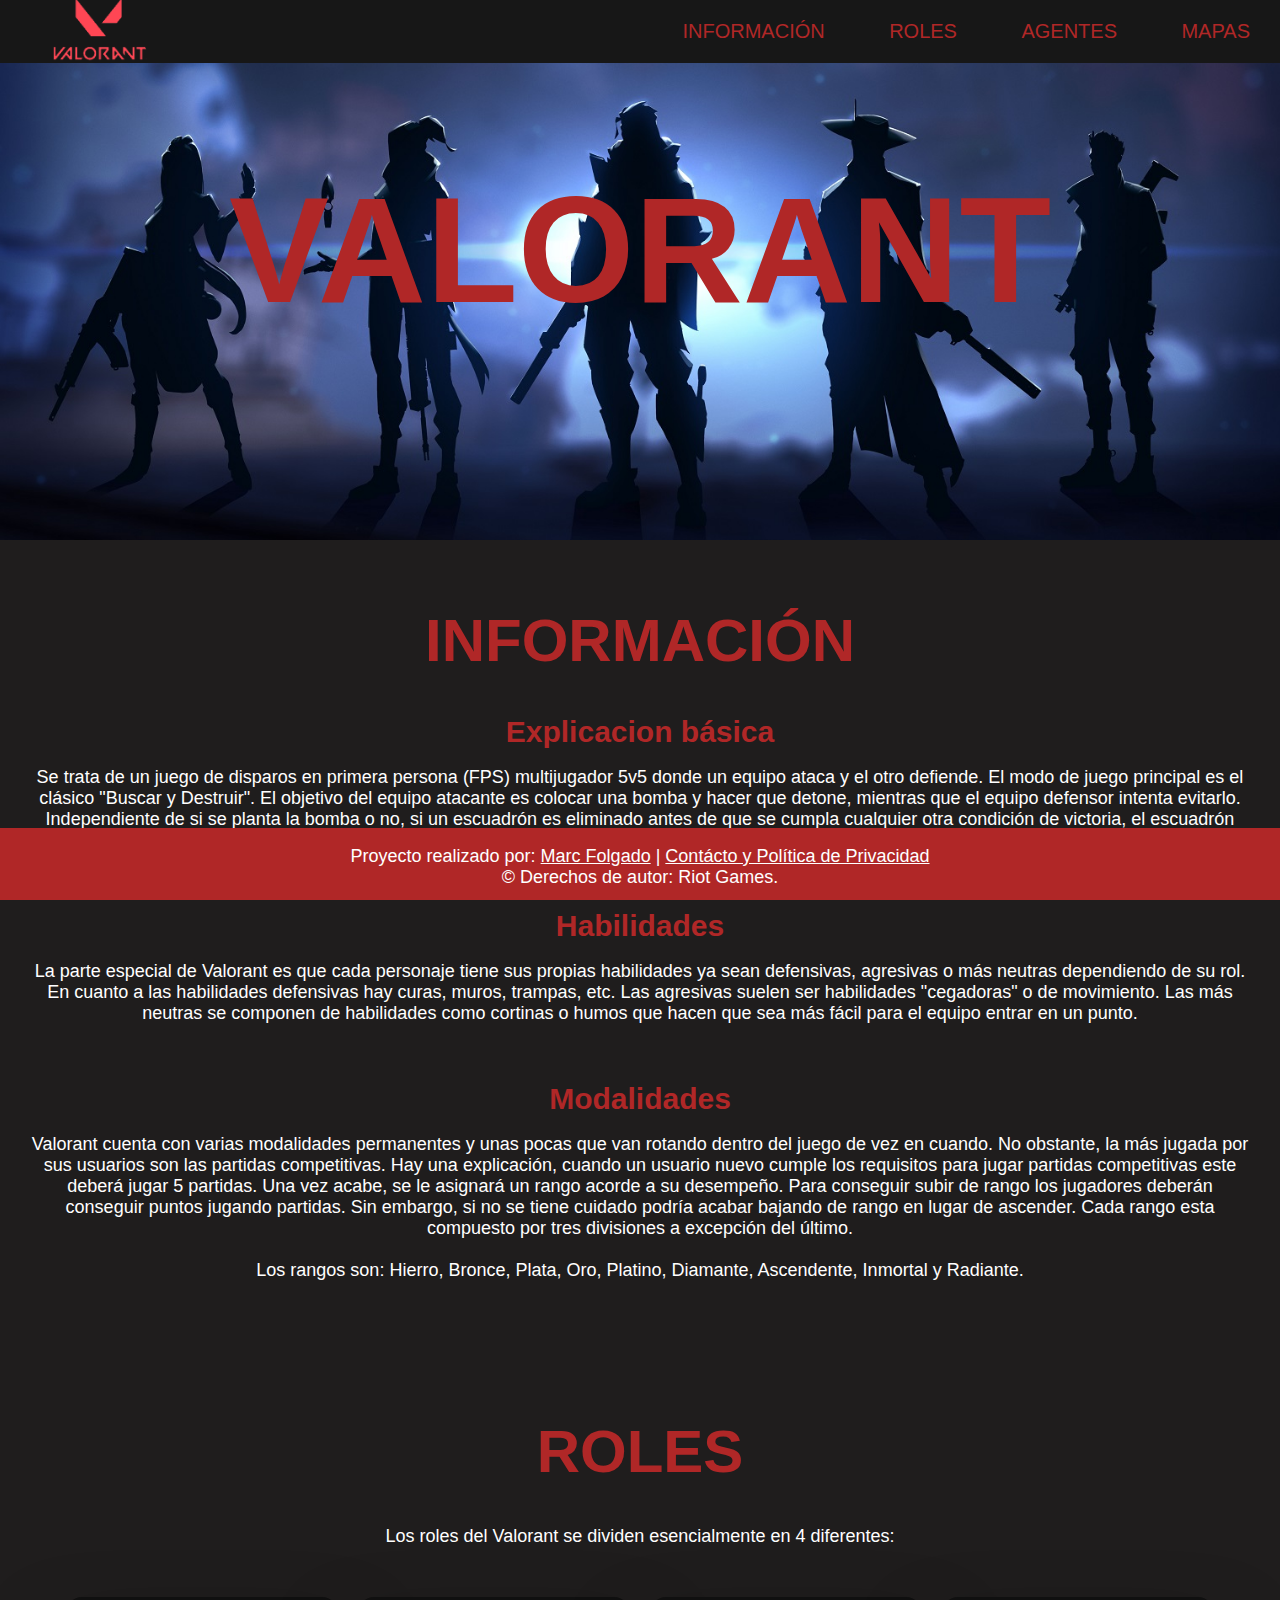
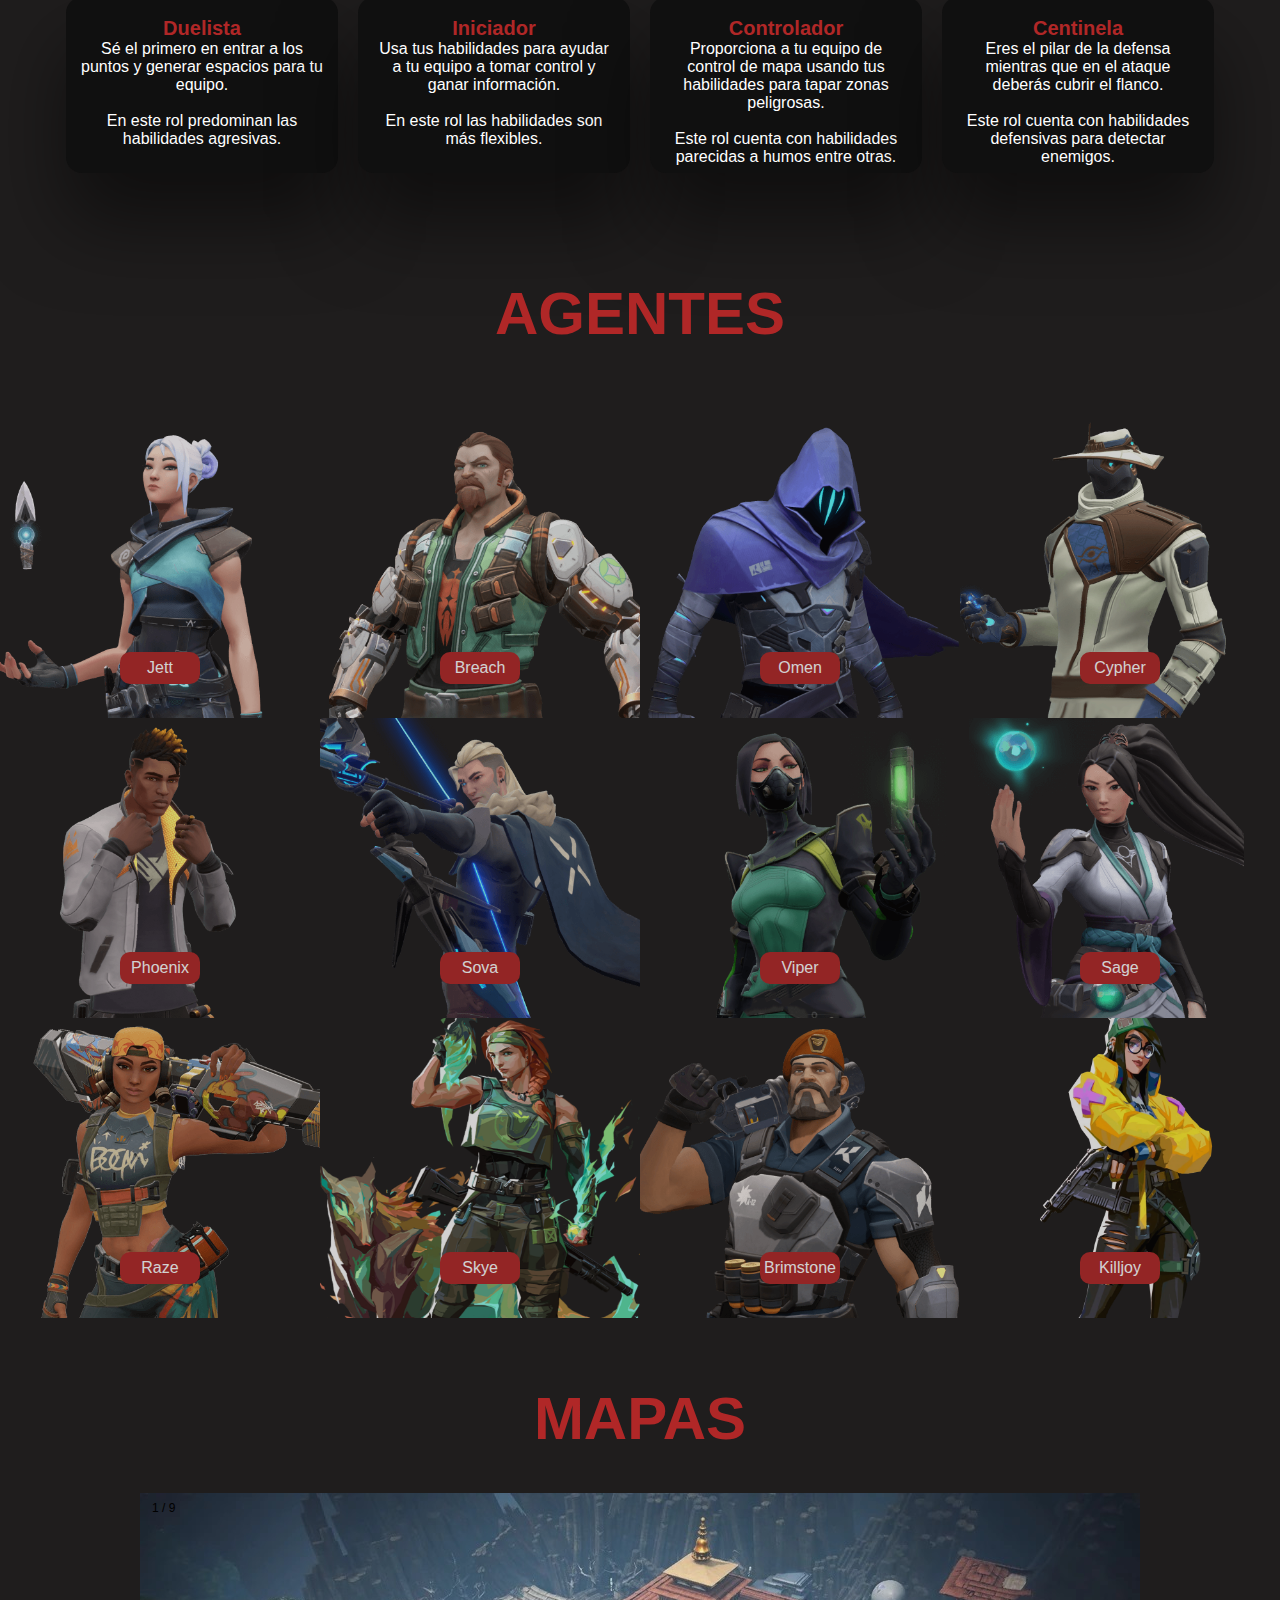
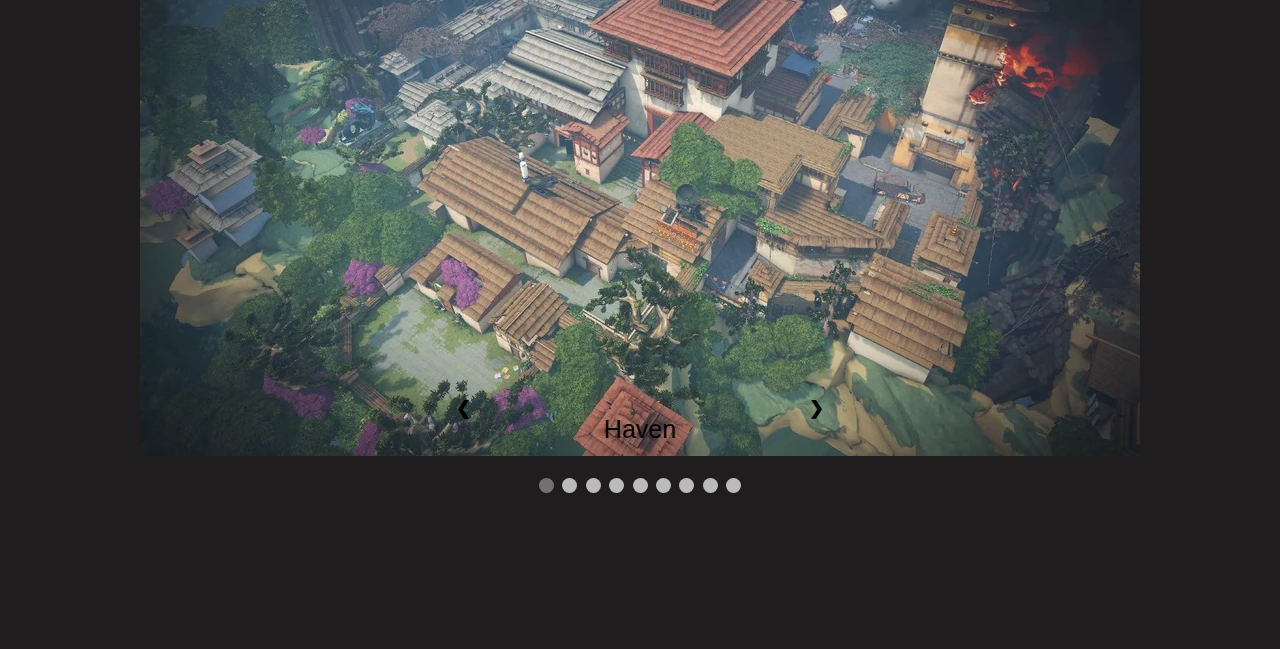
<file: index.html>
<!DOCTYPE html>
<html>
<head>
<title>VALORANT</title>

<meta name="owner" content="Marc"/>
<meta name="description" content="Valorant"/>
<meta name="viewport" content="width=device-width, initial-scale=1.0"/>
<meta charset="UTF-8"/>
<link rel="stylesheet" href="recursos/style.css">
<link rel="icon" type="image/x-icon" href="recursos/imagenes/V.ico">
  </head>
  <body>

    <a name="inicio"></a>
    <div class="head">
        <div class="logo">
            <a href="#inicio"><img src="recursos/imagenes/Vvalo2.png" alt="logo" width="auto" height="65px"></a>
        </div>
        <nav class="navbar">
          <div class="nav_items" id="_items">
            <a href="#info">Información</a>
            <a href="#roles">Roles</a>
            <a href="#agentes">Agentes</a>            
            <a href="#mapas">Mapas</a>
          </div>
            <div class="nav_toggle" id="_toggle">
                <span></span>
                <span></span>
                <span></span>
            </div>
        </nav>
        <script>
          _toggle.onclick = () =>{
            _items.classList.toggle("open");
          }
          
        </script>
    </div>

        <header class="content header">
         <h2 class="titlevalorant">Valorant</h2>     
        </header>

        <a name="info"></a>
        <section class="estandar">
          <br><br>
          <h2 class="title">Información</h2>
            <h1>Explicacion básica</h1><br>
                <p>
                  Se trata de un juego de disparos en primera persona (FPS) multijugador 5v5 donde un equipo ataca y el otro defiende. 
                  El modo de juego principal es el clásico "Buscar y Destruir". 
                  El objetivo del equipo atacante es colocar una bomba y hacer que detone, 
                  mientras que el equipo defensor intenta evitarlo. 
                  Independiente de si se planta la bomba o no, 
                  si un escuadrón es eliminado antes de que se cumpla cualquier otra condición de victoria, 
                  el escuadrón contrario ganará.
                  </p>
<br>
            <h1>Habilidades</h1>  <br>
                <p>  
                  La parte especial de Valorant es que cada personaje tiene sus propias habilidades ya sean defensivas, agresivas o más neutras dependiendo de su rol.
                  En cuanto a las habilidades defensivas hay curas, muros, trampas, etc. Las agresivas suelen ser habilidades "cegadoras" o de 
                  movimiento. Las más neutras se componen de habilidades como cortinas o humos que hacen que sea más fácil para el equipo entrar 
                  en un punto.
                </p>
<br>
            <h1>Modalidades</h1><br>
                <p>
                  Valorant cuenta con varias modalidades permanentes y unas pocas que van rotando dentro del juego de vez en cuando. 
                  No obstante, la más jugada por sus usuarios son las partidas competitivas. Hay una explicación, cuando un usuario nuevo 
                  cumple los requisitos para jugar partidas competitivas este deberá jugar 5 partidas. Una vez acabe, se le asignará un rango 
                  acorde a su desempeño. Para conseguir subir de rango los jugadores deberán conseguir puntos jugando partidas. Sin embargo, si 
                  no se tiene cuidado podría acabar bajando de rango en lugar de ascender. Cada rango esta compuesto por tres divisiones a excepción del último.
                  <br><br>
                  Los rangos son: Hierro, Bronce, Plata, Oro, Platino, Diamante, Ascendente, Inmortal y Radiante.
                </p>
        </section>

  <a name="roles"></a>
    <section class="estandar">
      <br><br>
        <h2 class="title">Roles</h2>
       
        <p>Los roles del Valorant se dividen esencialmente en 4 diferentes:</p>

        <div class="box-container">
            <div class="box">
                <h1>Duelista</h1>
                <p>Sé el primero en entrar a los puntos y generar espacios para tu equipo. <br><br>En este rol predominan las habilidades agresivas. </p>
            </div>
            <div class="box">              
                <h1>Iniciador</h1>
                <p>Usa tus habilidades para ayudar a tu equipo a tomar control y ganar información.<br><br> En este rol las habilidades son más flexibles.</p>
            </div>
            <div class="box">              
                <h1>Controlador</h1>
                <p>Proporciona a tu equipo de control de mapa usando tus habilidades para tapar zonas peligrosas.<br><br> Este rol cuenta con habilidades parecidas a humos entre otras.</p>
            </div>
            <div class="box">              
              <h1>Centinela</h1>
              <p>Eres el pilar de la defensa mientras que en el ataque deberás cubrir el flanco.<br><br> Este rol cuenta con habilidades defensivas para detectar enemigos.</p>
          </div>
        </div>
    </section>

    <a name="agentes"></a>
    <section class="estandar">
      <br><br>
      <h3 class="title">Agentes</h3>
    </section>
    <section class="agentes">
      <div class="jett"><button>Jett</button></div>
      <div class="breach"><button>Breach</button></div>
      <div class="omen"><button>Omen</button></div>
      <div class="cypher"><button>Cypher</button></div>
    </section>
    <section class="agentes">
      <div class="phoenix"><button>Phoenix</button></div>
      <div class="sova"><button>Sova</button></div>
      <div class="viper"><button>Viper</button></div>
      <div class="sage"><button>Sage</button></div>
    </section>
    <section class="agentes">
      <div class="raze"><button>Raze</button></div>
      <div class="skye"><button>Skye</button></div>
      <div class="brimstone"><button>Brimstone</button></div>
      <div class="killjoy"><button>Killjoy</button></div>
    </section>

<a name="mapas"></a>

    <section class="estandar">
      <br><br>
            <h2 class="title">Mapas</h2>

            <div class="slideshow-container">

              <!-- Full-width images with number and caption text -->
              <div class="mySlides fade">
                <div class="numbertext">1 / 9</div>
                <img src="recursos/imagenes/Haven.jpg" style="width:100%" alt="HavenMap">
                <div class="text">Haven</div>
              </div>
            
              <div class="mySlides fade">
                <div class="numbertext">2 / 9</div>
                <img src="recursos/imagenes/Bind.jpg" style="width:100%"alt="BindMap">
                <div class="text">Bind</div>
              </div>
            
              <div class="mySlides fade">
                <div class="numbertext">3 / 9</div>
                <img src="recursos/imagenes/Split.jpg" style="width:100%"alt="SplitMap">
                <div class="text">Split</div>
              </div>
              <div class="mySlides fade">
                <div class="numbertext">4 / 9</div>
                <img src="recursos/imagenes/Ascent.jpg" style="width:100%"alt="AscentMap">
                <div class="text">Ascent</div>
              </div>
              <div class="mySlides fade">
                <div class="numbertext">5 / 9</div>
                <img src="recursos/imagenes/Breeze.jpg" style="width:100%" alt="BreezeMap">
                <div class="text">Breeze</div>
              </div>
              <div class="mySlides fade">
                <div class="numbertext">6 / 9</div>
                <img src="recursos/imagenes/Icebox.jpg" style="width:100%" alt="IceboxMap">
                <div class="text">Icebox</div>
              </div>
              <div class="mySlides fade">
                <div class="numbertext">7 / 9</div>
                <img src="recursos/imagenes/Fracture.jpg" style="width:100%" alt="FractureMap">
                <div class="text">Fracture</div>
              </div>
              <div class="mySlides fade">
                <div class="numbertext">8 / 9</div>
                <img src="recursos/imagenes/Pearl.jpg" style="width:100%" alt="PearlMap">
                <div class="text">Pearl</div>
              </div>
              <div class="mySlides fade">
                <div class="numbertext">9 / 9</div>
                <img src="recursos/imagenes/Lotus.jpg" style="width:100%" alt="LotusMap">
                <div class="text">Lotus</div>
              </div>
            
              <!-- Next and previous buttons -->
              <a class="prev" onclick="plusSlides(-1)">&#10094;</a>
              <a class="next" onclick="plusSlides(1)">&#10095;</a>
            </div>
            <br>
            
            <!-- The dots/circles -->
            <div style="text-align:center">
              <span class="dot" onclick="currentSlide(1)"></span>
              <span class="dot" onclick="currentSlide(2)"></span>
              <span class="dot" onclick="currentSlide(3)"></span>
              <span class="dot" onclick="currentSlide(4)"></span>
              <span class="dot" onclick="currentSlide(5)"></span>
              <span class="dot" onclick="currentSlide(6)"></span>
              <span class="dot" onclick="currentSlide(7)"></span>
              <span class="dot" onclick="currentSlide(8)"></span>
              <span class="dot" onclick="currentSlide(9)"></span>

              
            </div>
            <script src="recursos/java.js">
            </script>
      <br><br>
      <br><br>
            
            </section>
  <div class="footer">
    <br>
    
    <p>Proyecto realizado por: 
      <a href="MyCV.html" target="_blank" class="fcontent">Marc Folgado</a> |
      <a href="contactoypolitica.html"  class="fcontent"> Contácto y Política de Privacidad</a> <br>
      © Derechos de autor: Riot Games.
    </p>
    
    <br>
  </div>

  </body>
  </html>
</file>
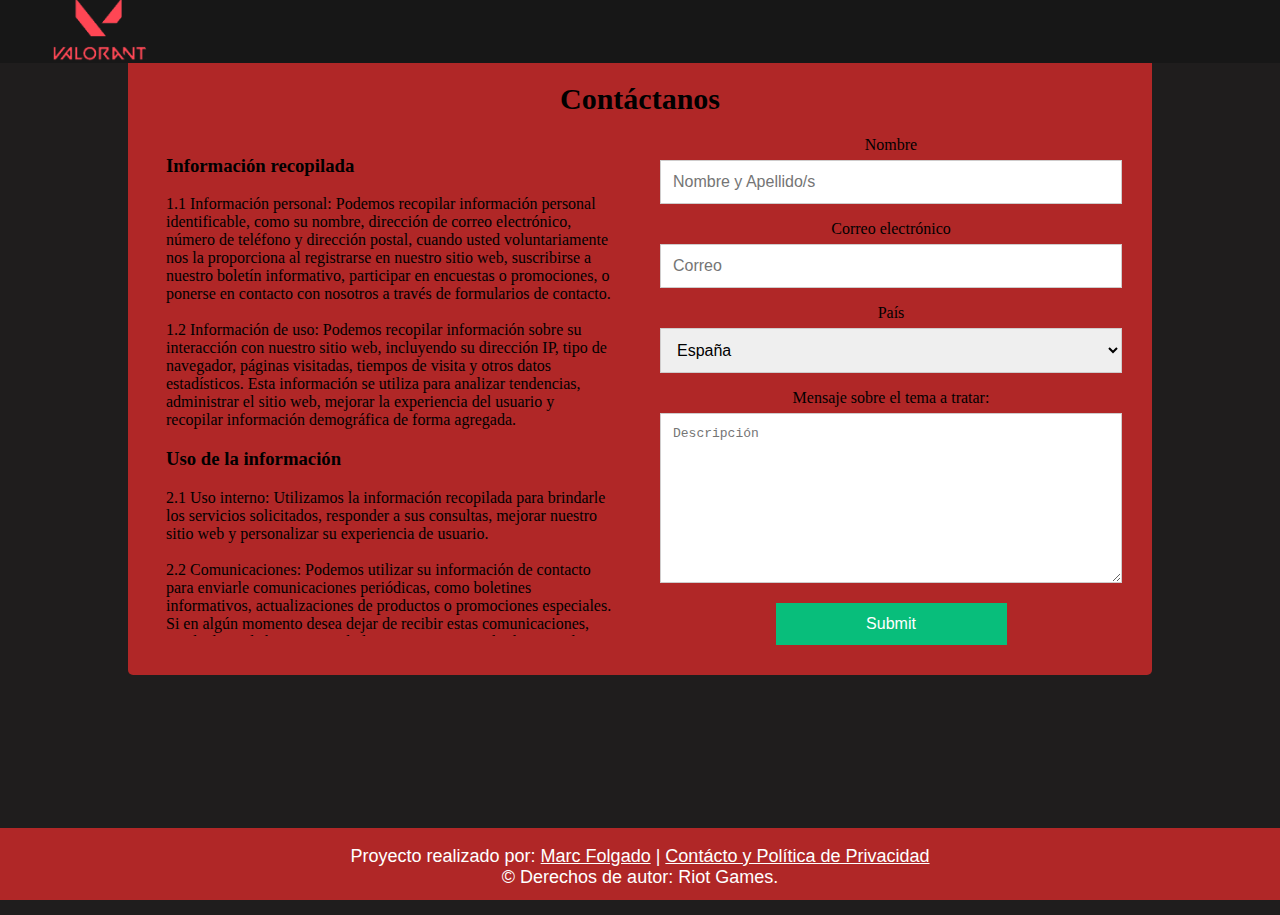
<file: contactoypolitica.html>
<!DOCTYPE html>
<html>
<head>

<title>VALORANT</title>

<meta name="owner" content="Marc"/>
<meta name="description" content="Valorant"/>
<meta name="viewport" content="width=device-width, initial-scale=1.0"/>
<meta charset="UTF-8"/>
<link rel="stylesheet" href="recursos/style.css">
<link rel="icon" type="image/x-icon" href="recursos/imagenes/V.ico">

</head>
  

  <body>

    <a name="inicio"></a>
    <div class="head">
        <div class="logo">
            <a href="index.html"><img src="recursos/imagenes/Vvalo2.png" alt="logo" width="auto" height="65px"></a>
        </div>
        
    </div>
    <header style="background-color: #1f1d1d;">
<div class="container">
    <br><br><br><br>
    <div style="text-align:center">
      <h1 style="color:black">Contáctanos</h1>
    </div>
    <div class="row">
      <div class="column">
        <iframe id="myFrame" src="politicaprivacidad.html" style="height:500px;width:100%"></iframe>
      </div>
      <div class="column">
        <form action="mailto:folgadoba@esat-alumni.com">
          <label for="nombre">Nombre</label>
          <input type="text" id="nombre" name="nombre" placeholder="Nombre y Apellido/s ">
          <label for="correo">Correo electrónico</label>
          <input type="mail" id="correo" name="correo" placeholder="Correo">
          <label for="pais">País</label>
          <select id="pais" name="pais">
            <option value="España">España</option>
            <option value="Andorra">Francia</option>
            <option value="Andorra">Inglaterra</option>
            <option value="Andorra">Alemania</option>
            <option value="Portugal">Portugal</option>
          </select>
          <label for="subject">Mensaje sobre el tema a tratar:</label>
          <textarea id="subject" name="subject" placeholder="Descripción" style="height:170px"></textarea>
          <input type="submit" value="Submit">
        </form>
      </div>
    </div>
  </div>
</header>
  <section class="estandar"></section>
  <section class="estandar"></section>
  <section class="estandar"></section>
  <section class="estandar"></section>

  <div class="footer">
    <br>
    
    <p>Proyecto realizado por: 
      <a href="MyCV.html" target="_blank" class="fcontent">Marc Folgado</a> |
      <a href="contactoypolitica.html" target="_blank" class="fcontent"> Contácto y Política de Privacidad</a> <br>
      © Derechos de autor: Riot Games.
    </p>
    
    <br>
  </div>
  
  </body>
  </html>
</file>
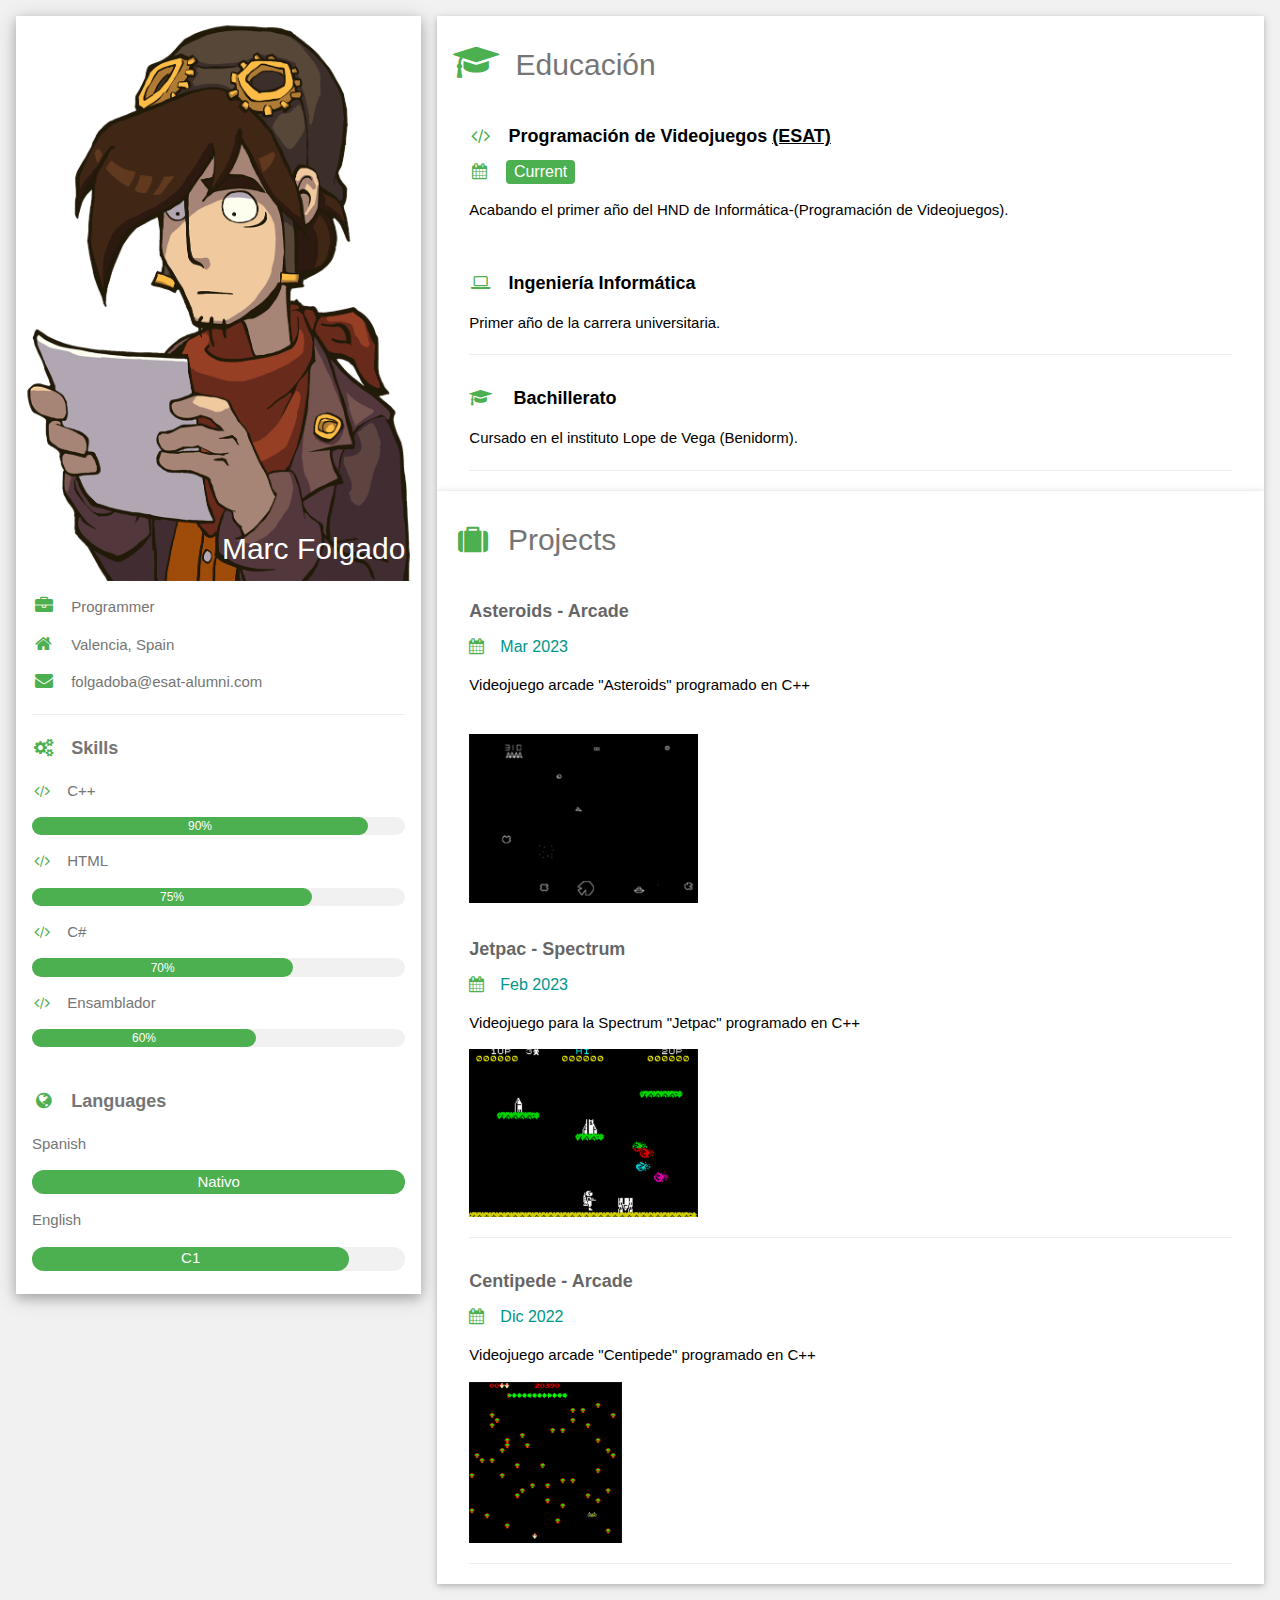
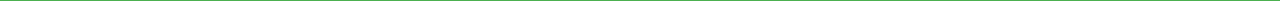
<file: MyCV.html>
<!DOCTYPE HTML>
<html>
<head>
<meta charset="utf-8">
<title>CV</title>
<meta name="viewport" content="width=device-width, initial-scale=1.0">
<meta http-equiv="Content-Type" content="text/html; charset=utf-8">
<link rel="stylesheet" href="https://www.w3schools.com/w3css/4/w3.css">
<link rel='stylesheet' href='https://fonts.googleapis.com/css?family=Roboto'>
<link rel="stylesheet" href="https://cdnjs.cloudflare.com/ajax/libs/font-awesome/4.7.0/css/font-awesome.min.css">
<link rel="icon" type="image/x-icon" href="recursos/imagenes/V.ico">

<style type="text/css">

*{
        box-sizing:border-box;
}

html,body,h1,h2,h3,h4,h5,h6 {font-family:'Trebuchet MS', 'Lucida Sans Unicode', 'Lucida Grande', 'Lucida Sans', Arial, sans-serif}


</style>


</head>
<body class="w3-light-grey">

    <!-- Page Container -->
    <div class="w3-content w3-margin-top" style="max-width:1400px;">
    
      <!-- The Grid -->
      <div class="w3-row-padding">
      
        <!-- Left Column -->
        <div class="w3-third">
        
          <div class="w3-white w3-text-grey w3-card-4">
            <div class="w3-display-container">
              <img src="recursos/imagenes/rufus.png" width="100%" alt="MyAvatar">
              <div class="w3-display-bottomright w3-container w3-text-white">
                <h2>Marc Folgado</h2>
              </div>
            </div>
            <div class="w3-container">
                
              <p><i class="fa fa-briefcase fa-fw w3-margin-right w3-large w3-text-green"></i>Programmer</p>
              <p><i class="fa fa-home fa-fw w3-margin-right w3-large w3-text-green"></i>Valencia, Spain</p>
              <p><i class="fa fa-envelope fa-fw w3-margin-right w3-large w3-text-green"></i>folgadoba@esat-alumni.com</p>
              <hr>
    
              <p class="w3-large"><b><i class="fa fa-cogs fa-fw w3-margin-right w3-text-green"></i>Skills</b></p>
              <p><i class="fa fa-code fa-fw w3-margin-right w3-text-green"></i>C++</p>
              <div class="w3-light-grey w3-round-xlarge w3-small">
                <div class="w3-container w3-center w3-round-xlarge w3-green" style="width:90%">90%</div>
              </div>
              <p><i class="fa fa-code fa-fw w3-margin-right w3-text-green"></i>HTML</p>
              <div class="w3-light-grey w3-round-xlarge w3-small">
                <div class="w3-container w3-center w3-round-xlarge w3-green" style="width:75%">
                  <div class="w3-center w3-text-white">75%</div>
                </div>
              </div>
              <p><i class="fa fa-code fa-fw w3-margin-right w3-text-green"></i>C#</p>
              <div class="w3-light-grey w3-round-xlarge w3-small">
                <div class="w3-container w3-center w3-round-xlarge w3-green" style="width:70%">70%</div>
              </div>
              <p><i class="fa fa-code fa-fw w3-margin-right w3-text-green"></i>Ensamblador</p>
              <div class="w3-light-grey w3-round-xlarge w3-small">
                <div class="w3-container w3-center w3-round-xlarge w3-green" style="width:60%">60%</div>
              </div>
              <br>
    
              <p class="w3-large w3-text-theme"><b><i class="fa fa-globe fa-fw w3-margin-right w3-text-green"></i>Languages</b></p>
              <p>Spanish</p>
              <div class="w3-light-grey w3-round-xlarge">
                <div class="w3-container w3-center w3-round-xlarge w3-green" style="height:24px;width:100%;">Nativo</div>
              </div>
              <p>English</p>
              <div class="w3-light-grey w3-round-xlarge">
                <div class="w3-container w3-center w3-round-xlarge w3-green" style="height:24px;width:85%">C1</div>
              </div>
              
              <br>
              
            </div>
            
          </div><br>
    
        <!-- End Left Column -->
        </div>
    
        <!-- Right Column -->
        <div class="w3-twothird">
    
    
    
          <div class="w3-container w3-card w3-white">
            <h2 class="w3-text-grey w3-padding-16"><i class="fa fa-graduation-cap fa-fw w3-margin-right w3-xxlarge w3-text-green"></i>Educación</h2>
            <div class="w3-container">
                <h5><i class="fa fa-code fa-fw w3-margin-right w3-text-green"></i><b>Programación de Videojuegos <a href="https://www.esat.es/" target="_blank">(ESAT)</a></b></h5>
                <h6 class="w3-text-green"><i class="fa fa-calendar fa-fw w3-margin-right"></i><span class="w3-tag w3-green w3-round">Current</span></h6>
                <p>Acabando el primer año del HND de Informática-(Programación de Videojuegos).</p>
                <br>
              </div>
              <div class="w3-container">
                <h5><i class="fa fa-laptop fa-fw w3-margin-right w3-text-green"></i><b>Ingeniería Informática</b></h5>
                <p>Primer año de la carrera universitaria.</p>
                <hr>
              </div>
            <div class="w3-container">
              <h5><i class="fa fa-graduation-cap fa-fw w3-margin-right w3-text-green"></i><b> Bachillerato</b></h5>
              <p>Cursado en el instituto Lope de Vega (Benidorm).</p>
              <hr>
            </div>
          </div>
          <div class="w3-container w3-card w3-white">
            <h2 class="w3-text-grey w3-padding-16"><i class="fa fa-suitcase fa-fw w3-margin-right w3-text-green"></i>Projects</h2>
            <div class="w3-container">
              <h5 class="w3-opacity"><b>Asteroids - Arcade</b></h5>
              <h6 class="w3-text-teal"><i class="fa fa-calendar w3-margin-right w3-text-green"></i>Mar 2023</h5>
              <p>Videojuego arcade "Asteroids" programado en C++</p><br>
              <img src="recursos/imagenes/asteroids.png" alt="asteroids game" style="width:30%">
              <br>
              <br>
            </div>
            <div class="w3-container">
              <h5 class="w3-opacity"><b>Jetpac - Spectrum</b></h5>
              <h6 class="w3-text-teal"><i class="fa fa-calendar w3-margin-right w3-text-green"></i>Feb 2023</h6>
              <p>Videojuego para la Spectrum "Jetpac" programado en C++</p>
              <img src="./recursos/imagenes/jetpac.png" alt="jetpac game" style="width:30%">
              <hr>
            </div>
            <div class="w3-container">
              <h5 class="w3-opacity"><b>Centipede - Arcade</b></h5>
              <h6 class="w3-text-teal"><i class="fa fa-calendar w3-margin-right w3-text-green"></i>Dic 2022 </h6>
              <p> Videojuego arcade "Centipede" programado en C++</p>
              <img src="./recursos/imagenes/centipede.png" alt="centipede game" style="width:20%">
              <hr>
            </div>
          </div>
        <!-- End Right Column -->
        </div>
        
      <!-- End Grid -->
      </div>
      
      <!-- End Page Container -->
    </div>
    
    <footer class="w3-container w3-green w3-center w3-margin-top">

    </footer>
    
    </body>
    
</html>
</file>
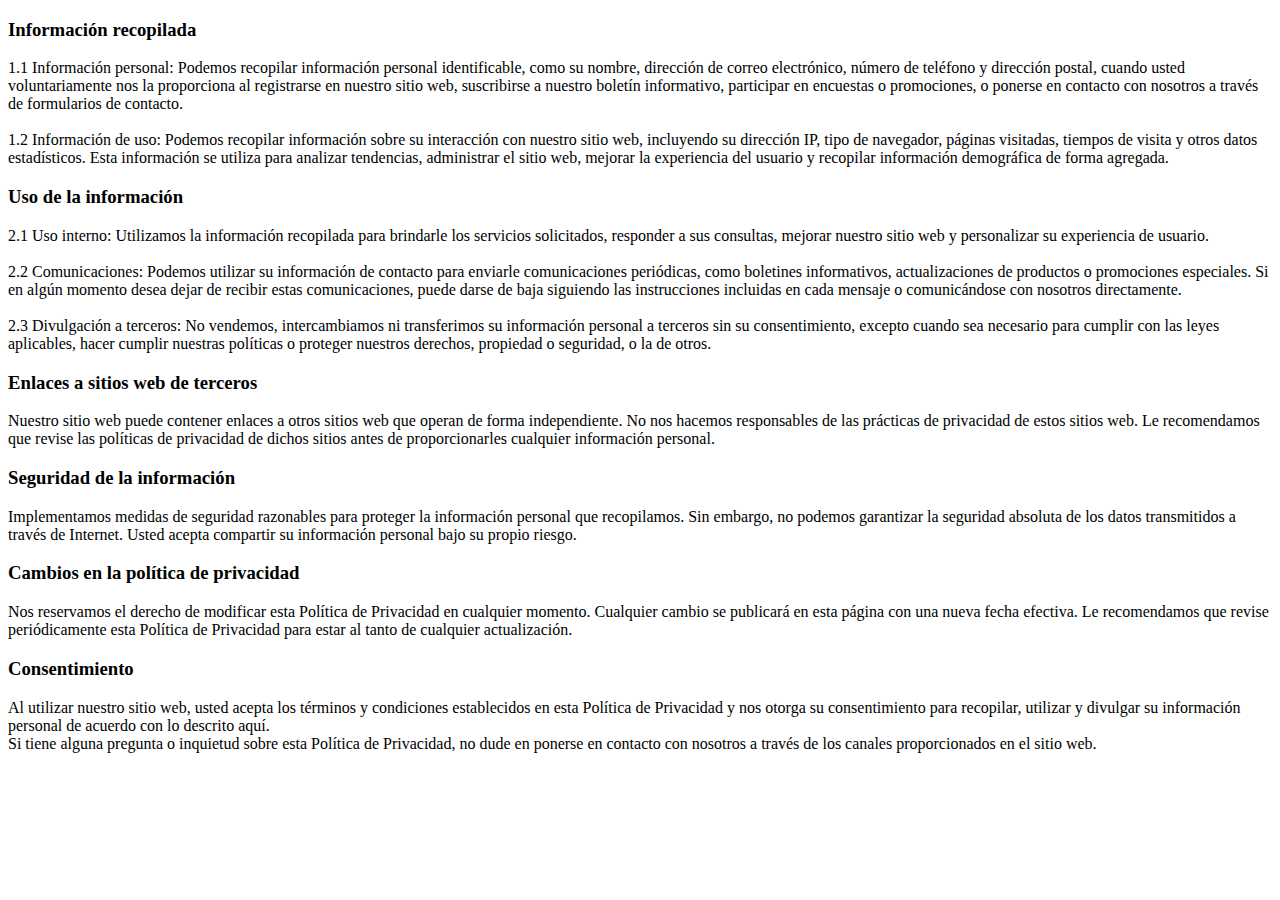
<file: politicaprivacidad.html>
<!DOCTYPE html>
<html>
<head>

<title>VALORANT</title>

<meta name="owner" content="Marc"/>
<meta name="description" content="Valorant"/>
<meta name="viewport" content="width=device-width, initial-scale=1.0"/>
<meta charset="UTF-8"/>

</head>
  <body>

    <h3>Información recopilada</h3> 
       <p> 1.1 Información personal: Podemos recopilar información personal identificable, como su nombre, dirección de correo electrónico, número de teléfono y dirección postal, cuando usted voluntariamente nos la proporciona al registrarse en nuestro sitio web, suscribirse a nuestro boletín informativo, participar en encuestas o promociones, o ponerse en contacto con nosotros a través de formularios de contacto.
        <br><br>
        1.2 Información de uso: Podemos recopilar información sobre su interacción con nuestro sitio web, incluyendo su dirección IP, tipo de navegador, páginas visitadas, tiempos de visita y otros datos estadísticos. Esta información se utiliza para analizar tendencias, administrar el sitio web, mejorar la experiencia del usuario y recopilar información demográfica de forma agregada.
        <br>    
        <h3>Uso de la información</h3>
        2.1 Uso interno: Utilizamos la información recopilada para brindarle los servicios solicitados, responder a sus consultas, mejorar nuestro sitio web y personalizar su experiencia de usuario.
        <br><br>
        2.2 Comunicaciones: Podemos utilizar su información de contacto para enviarle comunicaciones periódicas, como boletines informativos, actualizaciones de productos o promociones especiales. Si en algún momento desea dejar de recibir estas comunicaciones, puede darse de baja siguiendo las instrucciones incluidas en cada mensaje o comunicándose con nosotros directamente.
        <br><br>
        2.3 Divulgación a terceros: No vendemos, intercambiamos ni transferimos su información personal a terceros sin su consentimiento, excepto cuando sea necesario para cumplir con las leyes aplicables, hacer cumplir nuestras políticas o proteger nuestros derechos, propiedad o seguridad, o la de otros.
        <br>
        <h3>Enlaces a sitios web de terceros</h3>
        Nuestro sitio web puede contener enlaces a otros sitios web que operan de forma independiente. No nos hacemos responsables de las prácticas de privacidad de estos sitios web. Le recomendamos que revise las políticas de privacidad de dichos sitios antes de proporcionarles cualquier información personal.
        <br>
        <h3>Seguridad de la información</h3>
        Implementamos medidas de seguridad razonables para proteger la información personal que recopilamos. Sin embargo, no podemos garantizar la seguridad absoluta de los datos transmitidos a través de Internet. Usted acepta compartir su información personal bajo su propio riesgo.
        <br>
        <h3>Cambios en la política de privacidad</h3>
        Nos reservamos el derecho de modificar esta Política de Privacidad en cualquier momento. Cualquier cambio se publicará en esta página con una nueva fecha efectiva. Le recomendamos que revise periódicamente esta Política de Privacidad para estar al tanto de cualquier actualización.
        <br>
        <h3>Consentimiento</h3>
        Al utilizar nuestro sitio web, usted acepta los términos y condiciones establecidos en esta Política de Privacidad y nos otorga su consentimiento para recopilar, utilizar y divulgar su información personal de acuerdo con lo descrito aquí.
        <br>
        Si tiene alguna pregunta o inquietud sobre esta Política de Privacidad, no dude en ponerse en contacto con nosotros a través de los canales proporcionados en el sitio web.
    </p>
</body>
</html>
</file>
<file: recursos/style.css>
*{
    margin: 0;
    padding: 0;
    border: 0;
    font-size: 100%;
    vertical-align: baseline;
    box-sizing:border-box;
}
h1{
    color:#b02727;
    font-size: 30px;
}
p{
  margin-bottom: 40px;
  font-size: 18px;
  color:#ffffff;
  justify-content: center;
}
body{
  text-align: center;
  font-family:'Franklin Gothic Medium', 'Arial Narrow', Arial, sans-serif;
}

.footer {
    position:fixed;
    bottom: 0;
    height:8%;
    width: 100%;
    background-color: #b02727;
    color: white;
    text-align: center;
}
.fcontent{
    color: white;
}

.head{
    display: flex;
    align-items: center;
    justify-content: space-between;
    height:63px;
    background: #171717;
    position: fixed;
    width: 100%;
    z-index: 100;
}
.logo{
  margin-left: 10px;
  display: block;
}
.navbar{
    display: flex;
    align-items: center;
    justify-content: center;
    /* margin-right: 10%; */
}
.nav_items a{
  padding: 30px 30px;
  color:#b02727;
  text-decoration: none;
  text-transform: uppercase;
  font-size: 20px;
}
.nav_items a:hover{
  background: #b02727;
  height: 72px;
  color:#fff;
}
.nav_toggle{
  display: none;
}

.content{
  height:540px;
  display: flex;
  flex-direction: column;
  justify-content: center;
  align-items: center;
}

.header{
    display: flex;
    justify-content: center;
    align-items: center;
    background: url(imagenes/4nover.jpg) no-repeat center;
    background-size:cover;
}
.titlevalorant{
  margin-bottom: 40px;
  font-size: 150px;
  font-weight: 600px;
  text-transform: uppercase;
  color:#b02727;
}
.title{
    margin-bottom: 40px;
    font-size: 60px;
    font-weight: 600px;
    text-transform: uppercase;
    color:#b02727;
}

  .agentes{
    display:flex;
    background:#1f1d1d;
    width:100%;
    height: 300px;
    flex-wrap: wrap;
  }
  .agentes div{
    width: 0;
    flex-grow: 1; /*abarcar todo espacio*/
    object-fit: cover; /*para que cada imagen se posicione bien en cada div*/
    transition: 500ms ease; /*medio segundo*/
    opacity: 0.8;
  }

  .agentes div:hover{
    width: 100px;
    opacity: 1; /*antes lo puse a 0.8 para dar un efecto de seleccion cuando hovereas*/
    filter: contrast(140%); /*mas calidad cuando pasas por encima de un personaje*/
  }

  .jett{
    height: 100%;
    width: 100%;
    background-image: url(imagenes/jett.png);
    background-position: center;
    background-size: cover;
                    /*boton*/
    display: flex;
    justify-content: center;
    align-items:center;
  }

  .omen{
    height: 100%;
    width: 100%;
    background-image: url(imagenes/omen.png);
    background-position: center;
    background-size: cover;
    /*boton*/
    display: flex;
    justify-content: center;
    align-items:center;

  }

  .breach{
    height: 100%;
    width: 100%;
    background-image: url(imagenes/breach.png);
    background-position: center;
    background-size: cover;
    /*boton*/
    display: flex;
    justify-content: center;
    align-items:center;
  }
  .cypher{
    height: 100%;
    width: 100%;
    background-image: url(imagenes/cypher.png);
    background-position: center;
    background-size: cover;
    /*boton*/
    display: flex;
    justify-content: center;
    align-items:center;
  }
  .phoenix{
    height: 100%;
    width: 100%;
    background-image: url(imagenes/phoenix.png);
    background-position: center;
    background-size: cover;
    /*boton*/
    display: flex;
    justify-content: center;
    align-items:center;
  }
  .sova{
    height: 100%;
    width: 100%;
    background-image: url(imagenes/sova.png);
    background-position: center;
    background-size: cover;
    /*boton*/
    display: flex;
    justify-content: center;
    align-items:center;
  }
  .viper{
    height: 100%;
    width: 100%;
    background-image: url(imagenes/viper.png);
    background-position: center;
    background-size: cover;
    /*boton*/
    display: flex;
    justify-content: center;
    align-items:center;
  }
  .sage{
    height: 100%;
    width: 100%;
    background-image: url(imagenes/sage.png);
    background-position: center;
    background-size: cover;
    /*boton*/
    display: flex;
    justify-content: center;
    align-items:center;
  }
  .raze{
    height: 100%;
    width: 100%;
    background-image: url(imagenes/raze.png);
    background-position: center;
    background-size: cover;
    /*boton*/
    display: flex;
    justify-content: center;
    align-items:center;
  }
  .skye{
    height: 100%;
    width: 100%;
    background-image: url(imagenes/skye.png);
    background-position: center;
    background-size: cover;
    /*boton*/
    display: flex;
    justify-content: center;
    align-items:center;
  }
  .brimstone{
    height: 100%;
    width: 100%;
    background-image: url(imagenes/brimstone.png);
    background-position: center;
    background-size: cover;
    /*boton*/
    display: flex;
    justify-content: center;
    align-items:center;
  }
  .killjoy{
    height: 100%;
    width: 100%;
    background-image: url(imagenes/Killjoy.png);
    background-position: center;
    background-size: cover;
    /*boton*/
    display: flex;
    justify-content: center;
    align-items:center;
  }
  
  
  
 button{
    margin-top: 200px;
    width: 80px;
    height: 32px;
    background-color: #b02727;
    color: #fff;
    border-radius: 10px;
 }

.estandar{
    padding:30px;
    background:#1f1d1d;
    
}

.box-container{
    display: flex;
    justify-content: center;
    flex-wrap: wrap;
    text-align: center;
}

.box-container .box{
    height: 176px;
    width: 272px;
    background: #101010;
    text-align: center;
    border-radius: 1rem;
    box-shadow: 0 48px 80px rgba(0, 0, 0, .5);
    margin: 10px;
}


.box-container .box h1 {
    font-size: 20px;
    color: #b02727;
    margin-top: 20px;

}

.box-container .box p {
    padding: 0 15px;
    font-size: 16px;
}


/* Slideshow container */
.slideshow-container {
  max-width: 1000px;
  position: relative;
  margin: auto;
}



/* Next & previous buttons */
.prev, .next {
  cursor: pointer;
  position: absolute;
  top: 90%;
  width: auto;
  margin-top: -22px;
  padding: 16px;
  color: rgb(0, 0, 0);
  font-weight: bold;
  font-size: 18px;
  transition: 0.6s ease;
  border-radius: 0 3px 3px 0;
  user-select: none;
}

/* Position the "next button" to the right */
.next {
  right: 30%;
  border-radius: 3px 0 0 3px;
}
.prev{
    left:30%;
  border-radius: 3px 0 0 3px;

}

/* On hover, add a black background color with a little bit see-through */
.prev:hover, .next:hover {
  background-color: rgba(0,0,0,0.8);
}

/* Caption text */
.text {
  color: #000000;
  font-size: 25px;
  padding: 8px 12px;
  position: absolute;
  bottom: 8px;
  width: 100%;
  text-align: center;
}

/* Number text (1/3 etc) */
.numbertext {
  color: #000000;
  font-size: 12px;
  padding: 8px 12px;
  position: absolute;
  top: 0;
}

/* The dots/bullets/indicators */
.dot {
  cursor: pointer;
  height: 15px;
  width: 15px;
  margin: 0 2px;
  background-color: #bbb;
  border-radius: 50%;
  display: inline-block;
  transition: background-color 0.6s ease;
  margin-bottom: 50px;
}

.active, .dot:hover {
  background-color: #717171;
}

/* Fading animation */
.fade {
  animation-name: fade;
  animation-duration: 1.5s;
}

@keyframes fade {
  from {opacity: .4}
  to {opacity: 1}
}

  


.container {
    width: 80%;
    margin: 0 auto;
    font-family: tytles;
    border-radius: 5px;
    background-color: #b02727;
    padding: 10px;
}

.column {
  float: left;
  width: 50%;
  margin-top: 6px;
  padding: 20px;
  background-color: #b02727;

}
.column, input[type=submit] {
  width: 50%;
  margin-top: 0;
}
.row:after {
  content: "";
  display: table;
  clear: both;
}
input[type=text], [type=mail], select, textarea {
  width: 100%;
  padding: 12px;
  border: 1px solid #cfcccc;
  margin-top: 6px;
  margin-bottom: 16px;
  resize: vertical;
}
input[type=submit] {
  background-color: #08be7b;
  color: white;
  padding: 12px 20px;
  border: none;
  cursor: pointer;
}
input[type=submit]:hover {
  background-color: #3aa740;
}

@media screen and (max-width: 768px) {
    .nav_items{
      position: absolute;
      top: 63px;
      right: -50px;
      background: rgba(176, 39, 39, .5);
      display: none;
      flex-direction: column;
      width:50%;
      height: 350px;
      /* transform: translateX(-100%); */
    }
    .nav_items a{
 
      color:white;
 
  }
    .nav_toggle{
      display:flex !important;
      flex-direction: column;
      margin:15px;
    }
    .nav_toggle span{
      width: 30px;
      height: 4px;
      background:#b02727;
      margin-bottom: 5px;
      border-radius: 2px;
    }
    .close span{
      transform: rotate(45deg) translate(0px,0px);
    }
    .close span :nth-child(2){
      display: none;
    }
    .close span :nth-child(3){
      transform: rotate(-45deg) translate(-5px,1px);
    }
    .open{
      display: flex;
      /* transform: translateX(0) !important; */
    }
   
    
    h1{
        font-size: 22px;
    }
    p{
        font-size: 12px;
    }
    .title{
        font-size: 32px;
    }
    .titlevalorant{
        font-size: 80px;
    }
    .box{
        overflow-y: auto;
    }

    .text {
        font-size:20px;
    }

    .next {
        right: 20%;
        border-radius: 3px 0 0 3px;
      }
      .prev{
          left:20%;
        border-radius: 3px 0 0 3px;
      
      }
    .dot {
        width: 10px;
        height: 10px;
    }
    .column, input[type=submit] {
      width: 100%;
      margin-bottom: 20px;
    }
    .container {
      padding-top: 100px;
    }
}

@media only screen and (max-width:540px){
  .column, input[type=submit] {
    width: 100%;
    margin-top: 0;
  }
    p{
        font-size: 10px;
    }
    h1{
        font-size: 20px;
    }
    .title{
        font-size: 28px;
    }
    .titlevalorant{
      font-size: 40px;
  }    
    .box{
        overflow-y: auto;
    }
    .text {
        font-size:12px;
    }
    .next {
        right: 10%;
        border-radius: 3px 0 0 3px;
      }
      .prev{
          left:10%;
        border-radius: 3px 0 0 3px;
      
      }
      .dot {
        width: 5px;
        height: 5px;
    }
}

@media screen and (max-width: 400px) {
  .nav_items{
    right: -10px;
  }

}
</file>
